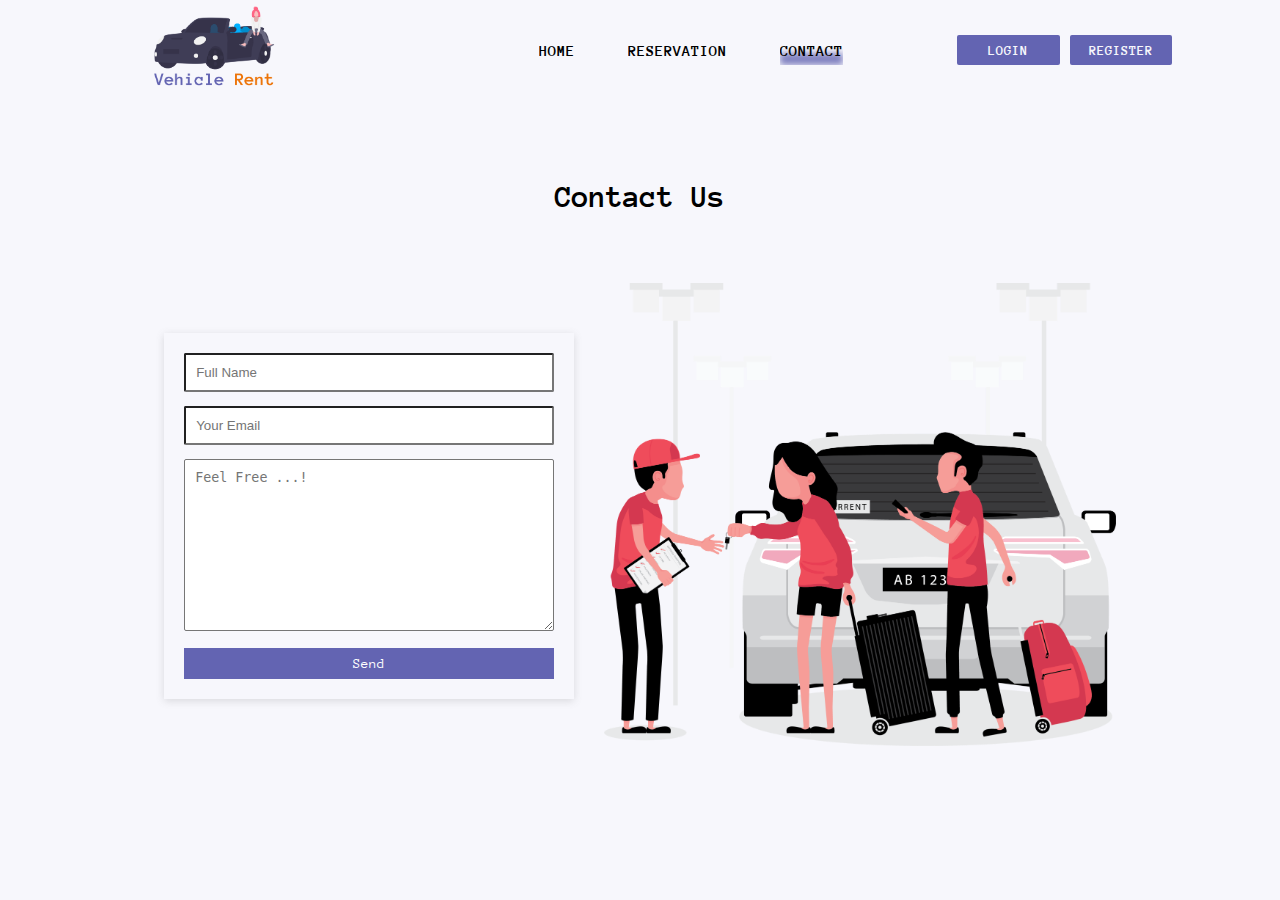
<file: contact.html>
<!DOCTYPE html>
<html lang="en">
<head>
    <meta charset="UTF-8">
    <meta http-equiv="X-UA-Compatible" content="IE=edge">
    <meta name="description" content="Welcome to our Vehicles Rental platform where you Can rent Any kind of Vehicles"/>
    <meta name="viewport" content="width=device-width, initial-scale=1.0">
    <link rel="stylesheet" href="https://pro.fontawesome.com/releases/v5.10.0/css/all.css" integrity="sha384-AYmEC3Yw5cVb3ZcuHtOA93w35dYTsvhLPVnYs9eStHfGJvOvKxVfELGroGkvsg+p" crossorigin="anonymous"/>
    <link rel="stylesheet" href="style.css">
    <title>CONTACT US</title>
</head>
<body>
    <header>
        <section class="header-menu">
            <div class="logoContainer">
                <a href="index.html"  ><img src="img/logo.png" alt="" class="logo" alt="Car Rent Logo"></a>
            </div>
           
        </section>
        <ul >
            <a href="index.html">
                <li onmouseover="backButton(this)" onmouseout="removeActive(this)">
                    <span class="choiseHeader">
                        <i class="fas fa-home active"></i>
                        HOME
                    </span>
                    <div class="mask"></div>
                </li>
            </a>
            <a href="reservation.html">
                <li  onmouseover="backButton(this)" onmouseout="removeActive(this)">
                    <span class="choiseHeader">
                        <i class="fas fa-key"></i>
                        RESERVATION
                    </span>
                    <div class="mask "></div>

                </li>
            </a>
            <a href="contact.html">
                <li>
                    <span class="choiseHeader">
                        <i class="fas fa-envelope-open-text"></i>
                        CONTACT
                    </span>
                    <div class="mask active"></div>
                </li>
            </a>
        </ul>
        <section class="log">
            <ul>
                <li>LOGIN</li>
                <li>REGISTER</li>
            </ul>
        </section>
        <div class="closeOpen">
            <i id="openHeader" onclick="openHeader(this)" class="fas fa-bars"></i>
            <i id="closeHeader"  onclick="closeHeader(this)" class="fas fa-times"></i>
        </div>
    </header>



    <div class="Container">
        
        <div class="formContainer">
            <h1>Contact Us</h1>
            <div class="content">
                <section class="formSection">
                    <form >
                        <span>
                            <input type="text" name="name" id="nameInput"  placeholder="Full Name">
                            <div id="handname" class="hand">
                                <i class="fas fa-check-square "></i>
                                <i class="fas fa-exclamation-circle"></i>
                                <small>Pleas Verify Your Name Again</small>
                            </div>
                            
                        </span>
                        <span>
                            <input type="email" name="email" id="emailInput"  placeholder="Your Email">
                            <div id="handEmail" class="hand">
                                <i class="fas fa-check-square"></i>
                                <i class="fas fa-exclamation-circle"></i>
                                <small>Pleas Verify your Email Again</small>
                            </div>
                        </span>
                        <span>
                            <textarea name="message" id="messageInput" cols="30" rows="10" placeholder="Feel Free ...!"></textarea>
                            <div  id="handMessage" class="hand">
                                <i class="fas fa-check-square"></i>
                                <i class="fas fa-exclamation-circle"></i>
                                <small>Pleas Verify Again</small>
                            </div>
                        </span>
                        
                        <button id="send" type="submit" class="btn" >Send</button>
                    </form>
                </section>
                <section class="svgSection">
                    <img src="/img/CarRent.png" alt="Car Rent Logo" >
                </section>
            </div>
        </div>
        <div class="contactpop">
            <section class="popupContainer">
                <h1>Message Sent successfully</h1>
                <ul>
                    <div>
                        <i class="fas fa-user-edit"></i><li id="finalName"></li>
                    </div>
                    <div>
                        <i class="fas fa-at"></i><li id="finalEmail"></li>
                    </div>
                    <div>
                        <i class="fas fa-sms"></i><li id="finalMessage"></li>
                    </div>
                  
                </ul>
                <div id="yes">
                    <i class="fas fa-thumbs-up fomrSUcces"></i>
                </div>
                <div id="closeForm">
                    <i class="fas fa-times"></i>
                </div>
                
            </section>
        </div>
    </div>
    
</body>
<script src="styling.js"></script>
<script src="main.js"></script>

</html>
</file>
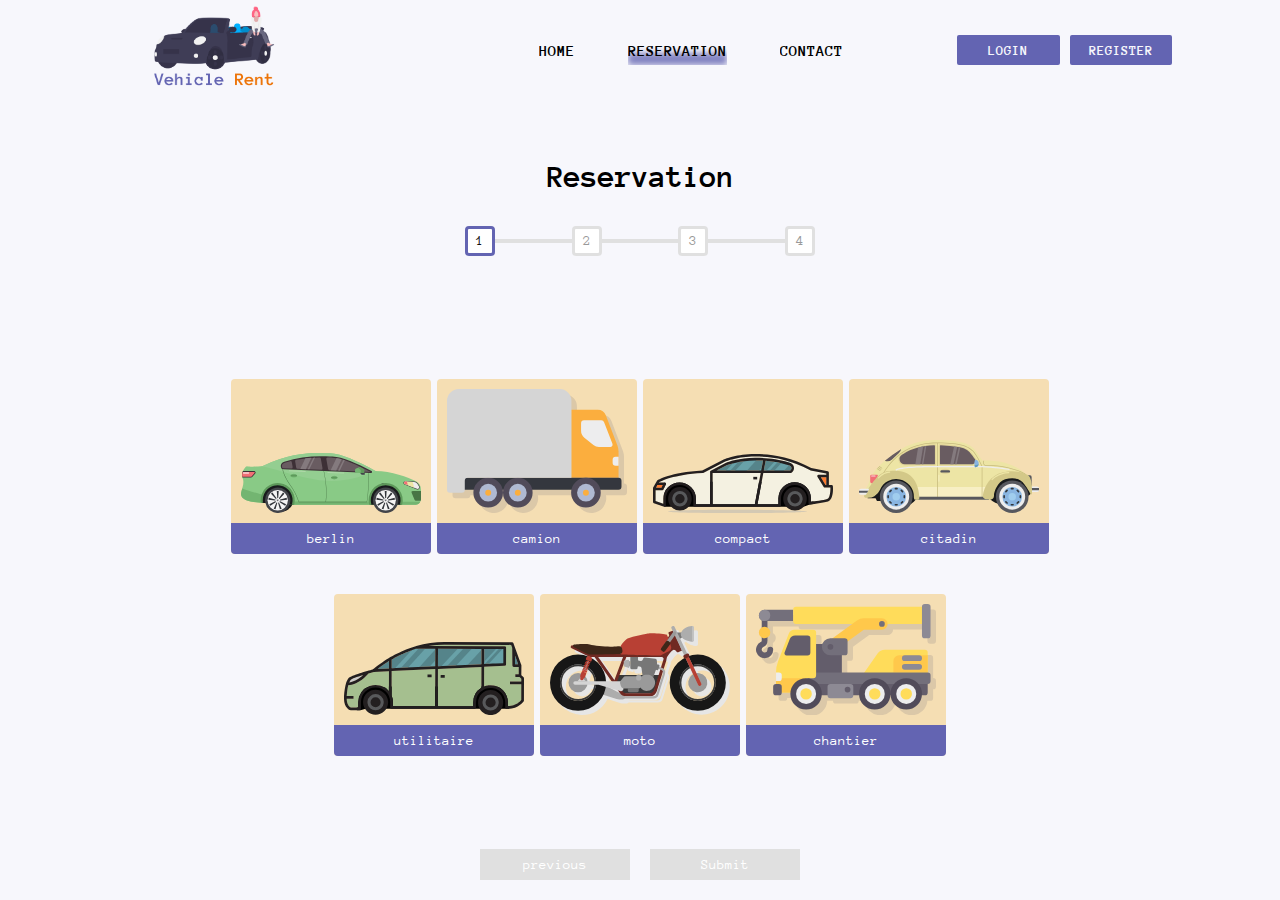
<file: reservation.html>
<!DOCTYPE html>
<html lang="en">

<head>
    <meta charset="UTF-8">
    <meta http-equiv="X-UA-Compatible" content="IE=edge">
    <meta name="description" content="Welcome to our Vehicles Rental platform where you Can rent Any kind of Vehicles"/>
    <meta name="viewport" content="width=device-width, initial-scale=1.0">
    <link rel="stylesheet" href="https://pro.fontawesome.com/releases/v5.10.0/css/all.css"
        integrity="sha384-AYmEC3Yw5cVb3ZcuHtOA93w35dYTsvhLPVnYs9eStHfGJvOvKxVfELGroGkvsg+p" crossorigin="anonymous" />
    <link rel="stylesheet" href="style.css">
    <title>RESERVATION</title>
</head>

<body>
    <header>
        <section class="header-menu">
            <div class="logoContainer">
                <a href="index.html"><img src="img/logo.png" alt="Vehicles Rent Logo" class="logo"></a>
            </div>
           
        </section>
        <ul >
            <a href="index.html">
                <li onmouseover="backButton(this)" onmouseout="removeActive(this)">
                    <span class="choiseHeader">
                        <i class="fas fa-home active"></i>
                        HOME
                    </span>
                    <div class="mask"></div>
                </li>
            </a>
            <a href="reservation.html">
                <li>
                    <span class="choiseHeader">
                        <i class="fas fa-key"></i>
                        RESERVATION
                    </span>
                    <div class="mask active"></div>

                </li>
            </a>
            <a href="contact.html">
                <li onmouseover="backButton(this)" onmouseout="removeActive(this)">
                    <span class="choiseHeader">
                        <i class="fas fa-envelope-open-text"></i>
                        CONTACT
                    </span>
                    <div class="mask"></div>
                </li>
            </a>
        </ul>
        <section class="log">
            <ul>
                <li>LOGIN</li>
                <li>REGISTER</li>
            </ul>
        </section>
        <div class="closeOpen">
            <i id="openHeader" onclick="openHeader(this)" class="fas fa-bars"></i>
            <i id="closeHeader"  onclick="closeHeader(this)" class="fas fa-times"></i>
        </div>
    </header>



    <div class="Container-Rese">

        <div class="steps">
            <h1>Reservation</h1>
            <div class="progress-container">
                <div class="progress" id="progress"></div>
                <div class="circle active">1</div>
                <div class="circle">2</div>
                <div class="circle">3</div>
                <div class="circle">4</div>
            </div>
            <div class="reservation">
                <div class="first-round">
                    <div class="choiseContainer"><img alt="berlin" src="img/berlin.svg"><button onclick="RoundTow(name)"
                            name="berlin" class="ch btn">berlin</button></div>
                    <div class="choiseContainer"><img alt="camion" src="img/camion.svg"><button onclick="RoundTow(name)"
                            name="camion" class="ch btn">camion</button></div>
                    <div class="choiseContainer"><img alt="compact" src="img/compact.svg"><button onclick="RoundTow(name)"
                            name="compact" class="ch btn">compact</button></div>
                    <div class="choiseContainer"><img alt="citadin" src="img/citadin.svg"><button onclick="RoundTow(name)"
                            name="citadin" class="ch btn">citadin</button></div>
                    <div class="choiseContainer"><img  alt="utilitaire" src="img/utilitaire.svg"><button onclick="RoundTow(name)"
                            name="utilitaire" class="ch btn">utilitaire</button></div>
                    <div class="choiseContainer"><img alt="moto" src="img/moto.svg"><button onclick="RoundTow(name)"  name="moto"
                            class="ch btn">moto</button></div>
                    <div class="choiseContainer"><img alt="chantier" src="img/chantier.svg"><button onclick="RoundTow(name)"
                            name="chantier" class="ch btn">chantier</button></div>
                </div>
                
            </div>
            <div class="buttonsReser">
                <button id="prev" class="prev btn" name="prev" onclick="prev()" disabled>previous</button>
                <button id="submit" class="submit btn" name="submit" onclick="Submit()" disabled>Submit</button>
            </div>
        </div>
        <div class="submitionPop">
            <section>
                <h1>Your Order Submitted Successfully</h1>
                <span id="waiting">Redirecting after 4 second</span>
            </section>
        </div>

    </div>

</body>
<script src="styling.js"></script>
<script src="main.js"></script>


</html>
</file>
<file: style.css>
@import url('https://fonts.googleapis.com/css2?family=Anonymous+Pro:ital,wght@0,400;0,700;1,700&display=swap');
* {
    padding: 0;
    margin: 0;
    box-sizing: border-box;
    scroll-behavior: smooth;
}

::-webkit-scrollbar {
    width: 7px;
}

::-webkit-scrollbar-track {
    background-color: transparent;
}

::-webkit-scrollbar-thumb {
    background-color: #f99c19b9;
    border-radius: 20px;
}

a {
    color: black;
    text-decoration: none;
}

body {
    width: 100%;
    font-family: 'Anonymous Pro', monospace;
}

header {
    z-index: 99;
    padding: 10px 10%;
    width: 100%;
    display: flex;
    justify-content: space-between;
    align-items: center;
    overflow: hidden;
    font-weight: bold;
    position: fixed;
    background-color: #F7F7FC;
    height: 100px;
}

.header-menu {
    padding: 10px 20px;
    display: flex;
    width: 30%;
    height: 100%;
    justify-content: space-between;
    align-items: center;
}

.logoContainer {
    width: 50%;
}

.header-menu .logoContainer img {
    max-width: 100%;
}

header ul {
    list-style: none;
    display: flex;
    justify-content: space-evenly;
    align-items: center;
    width: 40%;
    height: 50px;
}

header ul li {
    list-style: none;
    display: flex;
    justify-content: space-evenly;
    align-items: center;
    position: relative;
    overflow: hidden;
    height: 30px;
    color: black;
}

header ul li .mask {
    transition: all .5s ease;
}

header ul li .mask.active, header ul li .mask.activeButton {
    position: absolute;
    width: 100%;
    display: flex;
    align-items: flex-end;
    bottom: 0;
    height: 40%;
    background-color: #6364B2;
    filter: blur(3px);
    opacity: .8;
}

.choiseHeader {
    z-index: 10;
}

.log {
    width: 20%;
}

.log ul {
    list-style: none;
    display: flex;
    justify-content: space-evenly;
    align-items: center;
    width: 100%;
}

.log ul li {
    padding: 10px;
    margin-left: 10px;
    border-radius: 2px;
    font-size: 14px;
    min-width: 50%;
    max-width: 50%;
    text-align: center;
    background-color: #6364B2;
    color: #F7F7FC;
    transition: all .3s ease;
}

.log ul li:hover {
    padding: 10px;
    border-radius: 7px;
    width: 40%;
    text-align: center;
    background-color: #31344B;
    color: #F7F7FC;
    cursor: pointer;
}

.closeOpen {
    visibility: hidden;
}

header .closeOpen {
    position: absolute;
    right: 30px;
    font-size: 25px;
}

.closeOpen i:first-child {
    transform: translateX(35px);
}

/* main page */

.Container {
    min-width: 100%;
    padding: 0 10%;
    display: flex;
    justify-content: space-evenly;
    align-items: center;
    background-color: #F7F7FC;
    position: relative;
    min-height: 100vh;
    overflow: hidden;
}

.shape {
    position: absolute;
    top: 200;
    left: -300px;
    z-index: 1;
    opacity: .03;
    width: 70%;
}

.mainPage-descriptin {
    min-height: 50vh;
    padding: 0 10%;
    width: 50%;
    display: flex;
    flex-direction: column;
    align-items: flex-start;
    justify-content: space-evenly;
    z-index: 2;
}

.mainPage-descriptin h1 {
    font-size: 45px;
    font-weight: bold;
    color: #F36002;
}

.mainPage-descriptin h1 span {
    font-size: 45px;
    font-weight: bold;
    color: #6364B2;
}

.mainPage-descriptin h4 {
    font-size: 18px;
    font-weight: 400;
    color: #7c7979;
    line-height: 1.5rem;
}

.mainPage-descriptin button {
    width: 15rem;
    height: 3rem;
    background-color: #f99c19b9;
    color: #31344B;
    font-size: 1.3rem;
    font-weight: bold;
    font-family: "Anonymous Pro";
    outline: none;
    border: none;
    border-radius: 3px;
    transition: all .3s ease-in;
}

.mainPage-descriptin button:hover {
    background-color: #6364B2;
    color: white;
    cursor: pointer;
}

.service {
    width: 100%;
    display: flex;
    justify-content: space-evenly;
    flex-direction: column;
    height: 40%;
}

.service span {
    display: flex;
    justify-content: flex-start;
    align-items: center;
    padding-left: 30px;
}

.service span h4 {
    margin-left: 30px;
    font-size: 20px;
}

.service span:nth-child(2) h4 {
    margin-left: 26px;
}

.service span:nth-child(3) h4 {
    margin-left: 20px;
}

.svg-main-page {
    width: 50%;
    z-index: 2;
}

.svg-main-page img {
    width: 100%;
    filter: contrast(1px);
}

/* main page End*/

/* Reservation Page*/

.Container-Rese {
    min-width: 100%;
    padding: 0 10%;
    display: flex;
    justify-content: space-evenly;
    align-items: flex-end;
    background-color: #F7F7FC;
    position: relative;
    min-height: 100vh;
    overflow: hidden;
    padding-bottom: 20px;
}

.progress-container {
    display: flex;
    justify-content: space-between;
    position: relative;
    margin-bottom: 30px;
    max-width: 100%;
    width: 350px;
    z-index: 9;
}

.progress {
    background-color: #6364B2;
    position: absolute;
    top: 50%;
    left: 0;
    transform: translateY(-50%);
    height: 4px;
    width: 0%;
    z-index: -1;
    transition: .4s ease;
    z-index: 9;
}

.progress-container::before {
    content: ' ';
    background-color: #e0e0e0;
    position: absolute;
    top: 50%;
    left: 0;
    transform: translateY(-50%);
    height: 4px;
    width: 100%;
    z-index: -1;
}

.circle {
    background-color: #fff;
    border-radius: 4px;
    color: #999;
    display: flex;
    align-items: center;
    justify-content: center;
    border: 3px solid #e0e0e0;
    font-size: 14px;
    height: 30px;
    width: 30px;
    transition: .4s ease;
    z-index: 10;
}

.circle.active {
    border-color: #6364B2;
    color: #111;
}

.btn {
    background-color: #6364B2;
    border: 0;
    color: #fff;
    cursor: pointer;
    font-family: inherit;
    font-size: 14px;
    padding: 8px 30px;
    min-width: 20px;
}

.btn:active {
    transform: scale(0.98);
}

.btn:disabled {
    background-color: #e0e0e0;
    cursor: not-allowed;
}

.btn:focus {
    outline: none;
}

.reservation {
    display: flex;
    justify-content: space-evenly;
    flex-direction: column;
    align-items: center;
    width: 100%;
}

.steps {
    display: flex;
    flex-direction: column;
    align-items: center;
    justify-content: space-between;
    width: 100%;
    min-height: 80vh;
    margin-top: 120px;
}

.first-round {
    display: flex;
    justify-content: center;
    flex-wrap: wrap;
    width: 100%;
    margin: 40px auto;
}

.choiseContainer {
    display: flex;
    flex-direction: column;
    justify-content: flex-end;
    background-color: #6364B2;
    min-width: 200px;
    max-width: 200px;
    max-height: 200px;
    background-color: wheat;
    border-radius: 4px;
    overflow: hidden;
    margin: 20px 3px;
}

.choiseContainer.dayShoosing {
    min-width: 30%;
    align-items: center;
    justify-content: space-between;
    padding: 30px 0;
    min-height: 40vh;
}

.choiseContainer.dayShoosing .getDay {
    font-size: 18px;
    line-height: 25px;
    text-transform: uppercase;
    font-weight: bold;
}

.choiseContainer.dayShoosing .getDay input {
    width: 100%;
    height: 30px;
    outline: none;
    border: none;
    border-bottom: 1px solid black;
    background-color: transparent;
}

.choiseContainer.dayShoosing .getDay input::placeholder {
    color: black;
    font-size: 10px;
    opacity: .5;
}

.dayShoosing ul {
    list-style: none;
    margin-bottom: 40px;
}

.dayShoosing .resultDays {
    min-width: 50%;
    text-align: center;
}

.dayShoosing .resultDays h1 {
    font-size: 18px;
    color: rgb(56, 46, 46);
}

.choiseContainer button {
    width: 100%;
}

.choiseContainer img {
    padding: 10px;
    max-height: 150px;
    object-fit: contain;
    justify-self: center;
}

.submitionPop {
    background-color: rgba(0, 0, 0, 0.9);
    position: absolute;
    overflow: hidden;
    width: 100%;
    height: 100vh;
    display: flex;
    flex-direction: column;
    justify-content: center;
    align-items: center;
    color: white;
    z-index: 98;
    visibility: hidden;
    transition: all .3s ease;
}

.submitionPop section {
    background-color: rgb(67, 238, 67);
    overflow: hidden;
    width: 500px;
    height: 100px;
    display: flex;
    justify-content: center;
    flex-direction: column;
    align-items: flex-start;
    color: black;
    z-index: 98;
    position: relative;
}

.submitionPop section h1 {
    margin: 0 auto;
}

.submitionPop section span {
    animation: down 4s ease-in-out;
    background-color: rgba(0, 0, 0, 0.9);
    z-index: 99;
    width: 500px;
    text-align: center;
    bottom: 0;
    color: greenyellow;
}

.submitionPop.active {
    animation: down 4s ease-in-out;
    background-color: greenyellow;
    z-index: 99;
    width: 500px;
    position: absolute;
    bottom: 0;
    color: greenyellow;
    visibility: visible;
}

@keyframes down {
    0% {
        width: 100%;
    }
    100% {
        width: 0%;
    }
}

/* Reservation Page End*/

/* Contact Page*/

.formContainer {
    width: 100%;
    display: flex;
    flex-direction: column;
    align-items: center;
    height: 60vh;
}

.content {
    max-width: 100%;
    display: flex;
    flex-direction: row;
    justify-content: center;
    align-items: center;
    height: 100%;
    margin-top: 70px;
}

.svgSection {
    width: 50%;
}

.formSection {
    padding: 20px;
    margin-right: 30px;
    overflow: hidden;
    width: 40%;
    max-width: 40%;
    box-shadow: rgba(99, 99, 99, 0.2) 0px 2px 8px 0px;
}

.formSection form {
    display: flex;
    flex-direction: column;
    justify-content: space-evenly;
    height: 100%;
}

.formSection form input {
    width: 100%;
    padding: 10px 10px;
    border-radius: 2px;
    outline: none;
}

.formSection form textarea {
    width: 100%;
    padding: 10px 10px;
    border-radius: 2px;
    outline: none;
}

.formSection form .hand {
    position: relative;
}

.formSection form span i {
    position: absolute;
    transform: translateY(-30px);
    right: 10px;
}

.formSection form span small {
    transform: translateY(+5px);
}

.hand {
    display: flex;
    justify-content: space-between;
    width: 100%;
}

.hand {
    visibility: hidden;
}

.hand.succes i.fas.fa-check-square {
    visibility: visible;
    color: rgb(0, 255, 13);
}

.hand.error i.fas.fa-exclamation-circle {
    visibility: visible;
    color: rgb(253, 25, 17);
}

.formSection form input.error {
    border: 1px solid rgb(253, 25, 17);
}

.formSection form input.succes {
    border: 1px solid rgb(0, 255, 13);
}

.formSection form textarea.error {
    border: 1px solid rgb(253, 25, 17);
}

.formSection form textarea.succes {
    border: 1px solid rgb(0, 255, 13);
}

.hand.error i.fas.fa-exclamation-circle, .hand.error small {
    margin: 5px 0;
    visibility: visible;
    color: rgb(253, 25, 17);
}

.svgSection img {
    width: 100%;
}

.contactpop {
    position: absolute;
    z-index: 80;
    width: 100%;
    height: 100vh;
    background-color: rgba(75, 75, 75, 0.9);
    display: flex;
    justify-content: center;
    align-items: center;
    visibility: hidden;
}

.contactpop.popupActive {
    visibility: visible;
}

.contactpop .popupContainer {
    z-index: 99;
    background-color: #fff;
    width: 60%;
    height: 50vh;
    display: flex;
    flex-direction: column;
    justify-content: space-evenly;
    align-items: center;
    position: relative;
    padding: 20px 0;
    box-shadow: rgba(0, 0, 0, 0.25) 0px 54px 55px, rgba(0, 0, 0, 0.12) 0px -12px 30px, rgba(0, 0, 0, 0.12) 0px 4px 6px, rgba(0, 0, 0, 0.17) 0px 12px 13px, rgba(0, 0, 0, 0.09) 0px -3px 5px;
}

.contactpop .popupContainer #closeForm {
    width: 100%;
    height: 100%;
    position: absolute;
}

.contactpop .popupContainer #closeForm i {
    margin-right: 5px;
    float: right;
    font-size: 30px;
    padding: 10px 10px;
    border-radius: 3px;
    transition: all .3s ease-in;
}

.contactpop .popupContainer #closeForm i:hover {
    transform: scale(1.1);
    background-color: red;
}

.contactpop .popupContainer ul {
    margin-top: 10px;
    z-index: 99;
    list-style: none;
    display: flex;
    flex-direction: column;
    justify-content: space-evenly;
    align-items: flex-start;
    width: 50%;
    height: 100%;
}

.popupContainer h1 {
    color: #6364B2;
}

.contactpop .popupContainer ul div {
    z-index: 99;
    list-style: none;
    display: flex;
    flex-direction: row;
    justify-content: flex-start;
    align-items: center;
    width: 100%;
}

.contactpop .popupContainer ul div i {
    margin-right: 10px;
}

.fomrSUcces {
    color: greenyellow;
    font-size: 80px;
    filter: drop-shadow(greenyellow);
}

@keyframes mymove {
    0% {
        transform: rotate(-20deg);
    }
    50% {
        transform: rotate(20deg);
    }
    100% {
        transform: rotate(-20deg);
    }
}

.popupContainer div#yes i {
    animation: mymove 1s infinite;
}

/* Gallery */

.Gallery {
    width: 100%;
    height: 100vh;
    margin-top: 120px;
    display: flex;
    flex-direction: row;
    justify-content: flex-end;
    align-items: center;
    margin-bottom: 20px;
}

.photos {
    display: flex;
    width: 100%;
    height: 100%;
    overflow: scroll;
    justify-content: center;
    flex-wrap: wrap;
}

.photoCantainer {
    width: 40%;
    max-height: 35%;
    overflow: hidden;
    background-color: white;
    border: 1px solid black;
    margin: 20px;
    border-radius: 4px;
    display: flex;
    justify-content: center;
    align-items: center;
    transition: all .4s ease;
}

.photoCantainer img {
    width: 100%;
}

.photoCantainer:hover {
    transform: scale(1.03) rotate(3deg);
}

.maskGallery {
    width: 100%;
    height: 100%;
    position: absolute;
    background-color: rgba(0, 0, 0, 0.9);
    visibility: hidden;
    overflow: hidden;
    display: flex;
    justify-content: center;
    align-items: center;
    transition: all .3s ease;
    
}

.maskGallery img {
    width: 100%;
    max-height: 70%;
    background-color: white;
    object-fit: contain;
    margin-left: 30px;
}

.maskGallery.active {
    visibility: visible;
}

.filter {
    width: 20%;
    display: flex;
    justify-content: space-between;
    flex-direction: column;
}

.FilterCoise {
    margin-bottom: 10px;
    min-width: 150px;
    box-shadow: rgba(50, 50, 93, 0.25) 0px 6px 12px -2px, rgba(0, 0, 0, 0.3) 0px 3px 7px -3px;
    transition: all .3s ease;
}

.FilterCoise.cheked {
    background-color: #f99c19b9;
    color: black;
}

.gall {
    height: 60%;
    display: flex;
    flex-direction: column;
    justify-content: space-between;
}

.gall span {
    color: rgba(231, 141, 15, 0.725);
}

.gall h1 {
    font-weight: bold;
    font-size: 2.5rem;
}

#closeimg {
    transform: translate(-30px,-300px);
}
 #closeimg i{

    top: 0;
    color: red;
    z-index: 100;
    transition: all .1s ease;
    font-size: 40px;
 }
 #closeimg i:hover{

    transform: scale(1.2);
 }

/* MAP with footer */

.lastPage {
    display: flex;
    flex-direction: column;
    justify-content: flex-end;
    align-items: center;
    width: 100%;
    height: 100vh;
    background-color: #F7F7FC;
}

.lastPage span {
    color: rgba(231, 141, 15, 0.725);
}

.lastPage h1 {
    margin-bottom: 40px;
}

footer {
    padding: 0 10%;
    bottom: 0;
    height: 20vh;
    display: flex;
    flex: 1;
    width: 100%;
    background-color: #383846;
    color: white;
}

footer section {
    display: flex;
    width: 100%;
    justify-content: center;
    align-items: center;
    height: 100%;
}

footer section.foot {
    display: flex;
    width: 100%;
    flex-direction: row;
    justify-content: space-evenly;
    align-items: center;
    height: 100%;
}

footer section img {
    width: 50%;
}

.socialHome {
    display: flex;
    justify-content: flex-end;
    align-items: center;
}

.socialHome i {
    font-size: 2rem;
    margin-right: 20px;
    transition: all .3s ease;
}

.socialHome i:hover {
    color: rgba(231, 141, 15, 0.725);
    cursor: pointer;
}

.buttonsReser {
    display: flex;
    justify-content: center;
    align-items: center;
}

.buttonsReser button {
    min-width: 150px;
    margin: 0 10px;
}

/* mediaQuery */

@media screen and (max-width: 800px) {
    header {
        flex-direction: column;
        background-color: #e0e0e2;
    }
    .header-menu {
        flex-direction: column;
        height: 50%;
        padding: 0;
        width: 40%;
    }
    header ul {
        flex-direction: column;
        height: 100%;
    }
    header .log {
        width: 100%;
    }
    header .log ul {
        flex-direction: row;
        height: 100%;
        width: 100%;
    }
    .logoContainer {
        width: 100%;
    }
    .logoContainer a{
        display: flex;
        justify-content: center;
    }
    .header-menu .logoContainer img {
        width: 100%;
        max-width: 100%;
    }
    .closeOpen {
        visibility: visible;
    }
    .closeOpen i:first-child {
        visibility: visible;
    }
    header .log ul {
        visibility: hidden;
    }
    header ul {
        visibility: hidden;
        width: 100%;
    }
    .closeOpen {
        transform: translateY(20px);
        visibility: visible;
    }
    header .closeOpen {
        visibility: visible;
        position: absolute;
        right: 30px;
        font-size: 25px;
    }
    .closeOpen i:first-child {
        transform: translate(35px);
    }
    .closeOpen i:last-child {
        visibility: hidden;
    }
    .Container {
        flex-direction: column;
        width: 100%;
        align-items: center;
        
    }
    .content {
        flex-direction: column;
    }
    .formContainer {
        margin-top: 150px;
        height: 100%;
        
    }
    .formSection {
        width: 80%;
        max-width: 80%;
    }
    .svgSection {
        width: 80%;
        margin-top: 20px;
    }
    .mainPage-descriptin {
        width: 80%;
        margin-top: 150px;
        align-items: center;
        padding: 0;
        text-align: center;
    }
    .service {
        padding-left: 20%;

    }
    
    .photoCantainer {
        width: 100%;
    }
    
    footer section.foot {
        flex-direction: column;
        padding: 0;
    }
    .socialHome {
        flex-direction: column;
        justify-content: center;
    }
    footer .service span h4 {
        font-size: 15px;
    }
    .choiseContainer.dayShoosing {
        width: 100%;
        max-width: 100%;
    }
    .hand.error small {
        font-size: 10px;
        margin-bottom: 10px;
    }
    .submitionPop section h1 {
        font-size: 15px;
    }
    .contactpop .popupContainer {
        width: 90%;
        padding: 40px 0;
    }
    .contactpop .popupContainer ul {
        width: 80%;
        font-size: 15px;
    }
    .popupContainer h1 {
        font-size: 15px;
    }
    .Gallery {
        flex-direction: column;
        justify-content: flex-start;
    }
    .filter {
        flex-direction: row;
        flex-wrap: wrap;
        width: 100%;
    }
    .gall {
        justify-content: flex-start;
        height: auto;
    }
    .filter button{
        margin: 3px;
    }
    .FilterCoise {
        min-width: 140px;
    }
    #closeimg {
        transform: translate(-40px,-110px);
    }
    
    
}
</file>
